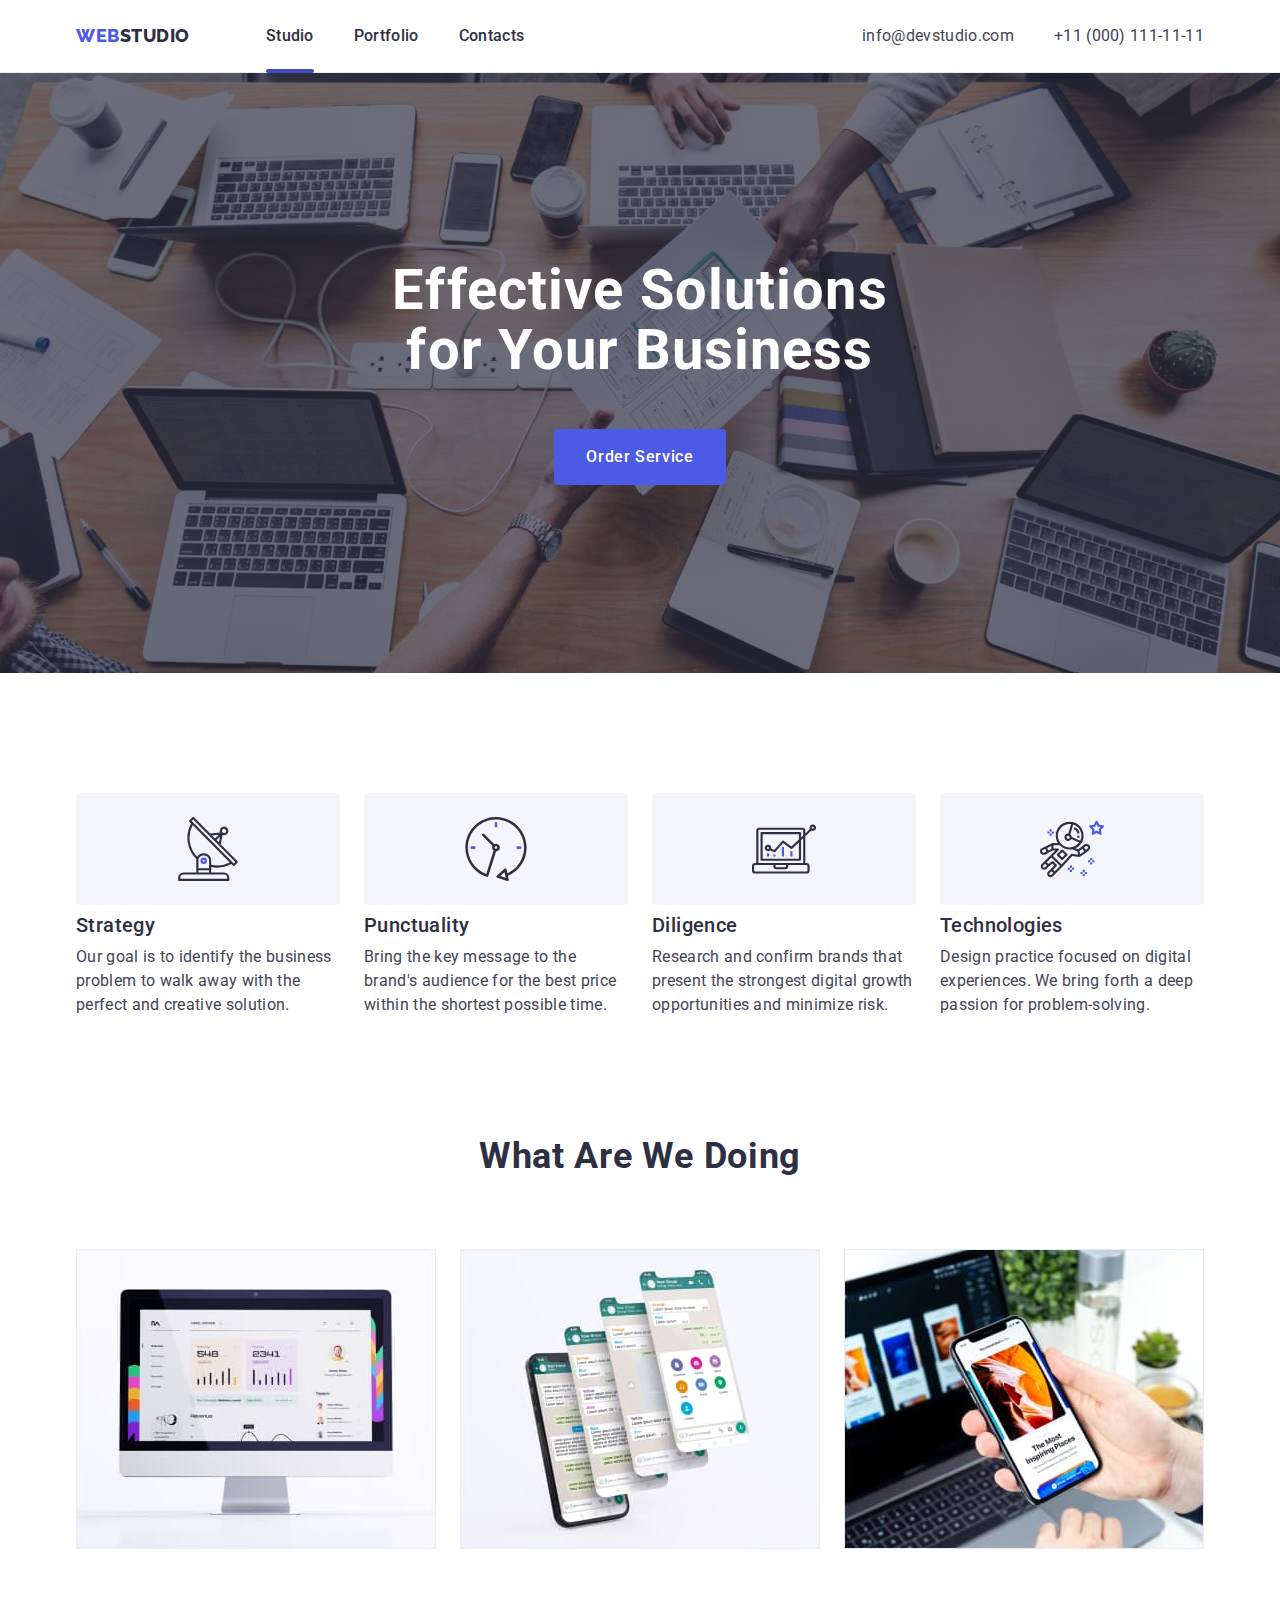
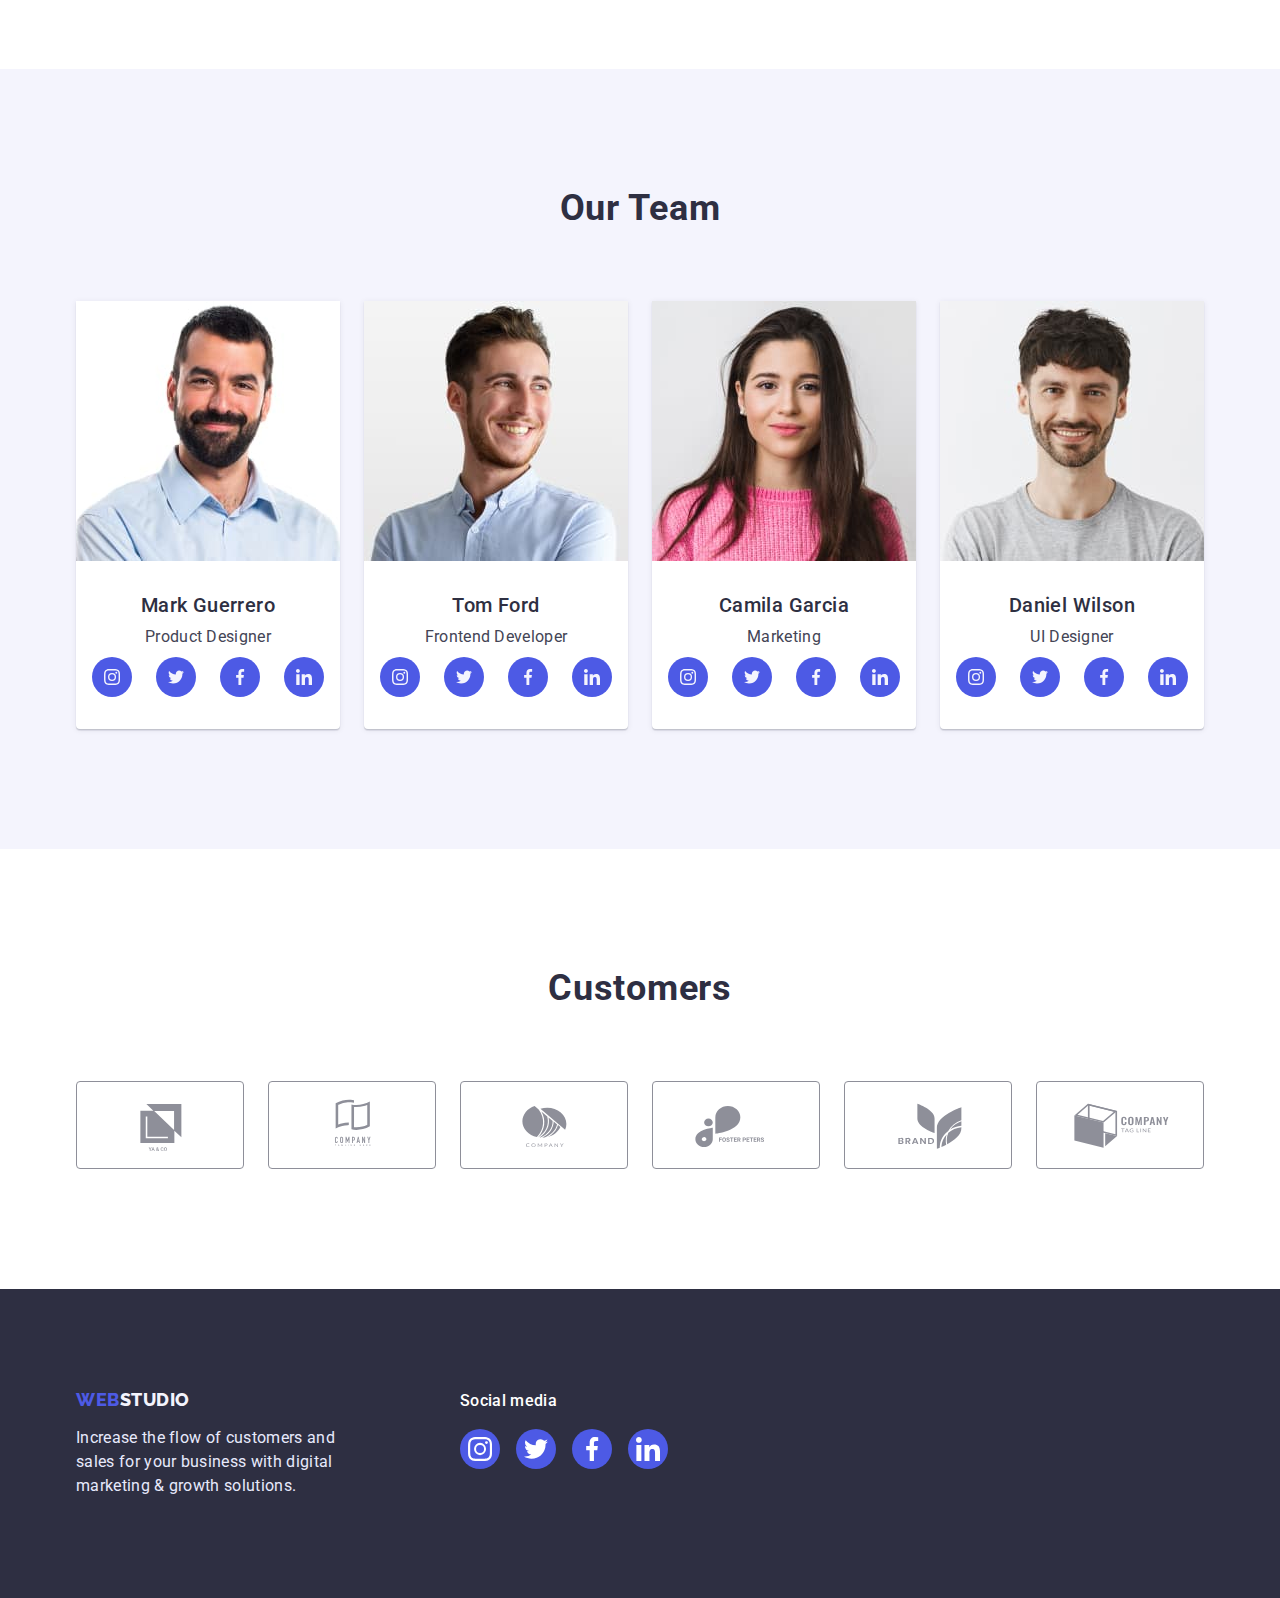
<file: index.html>
<!DOCTYPE html>
<html lang="en">
  <head>
    <meta charset="UTF-8" />
    <meta http-equiv="X-UA-Compatible" content="IE=edge" />
    <meta name="viewport" content="width=device-width, initial-scale=1.0" />
    <title>Webstudio</title>
    <link rel="preconnect" href="https://fonts.googleapis.com" />
    <link rel="preconnect" href="https://fonts.gstatic.com" crossorigin />
    <link
      href="https://fonts.googleapis.com/css2?family=Raleway:wght@800&family=Roboto:wght@400;500;700;900&display=swap"
      rel="stylesheet"
    />
    <link
      rel="stylesheet"
      href="https://cdnjs.cloudflare.com/ajax/libs/modern-normalize/1.1.0/modern-normalize.min.css"
    />
    <link rel="stylesheet" href="./css/styles.css" />
  </head>
  <body>
    <!-- Header -->
    <header class="page-header">
      <div class="container header-container">
        <nav class="page-header-nav">
          <a class="logo link" href="./index.html"
            >Web<span class="logo-part-header">Studio</span></a
          >
          <ul class="site-nav list">
            <li class="site-nav-item">
              <a class="site-nav-link current link" href="./index.html"
                >Studio</a
              >
            </li>
            <li class="site-nav-item">
              <a class="site-nav-link link" href="./portfolio.html"
                >Portfolio</a
              >
            </li>
            <li class="site-nav-item">
              <a class="site-nav-link link" href="">Contacts</a>
            </li>
          </ul>
        </nav>
        <address class="feedback">
          <ul class="contacts list">
            <li class="contacts-item">
              <a
                class="contacts-item-link link"
                href="mailto:info@devstudio.com"
                >info@devstudio.com</a
              >
            </li>
            <li class="contacts-item">
              <a class="contacts-item-link link" href="tel:+110001111111"
                >+11 (000) 111-11-11</a
              >
            </li>
          </ul>
        </address>
      </div>
    </header>
    <main>
      <!-- Hero -->
      <section class="hero">
        <div class="container hero-container">
          <h1 class="hero-title">Effective Solutions for Your Business</h1>
          <button class="hero-btn" data-modal-open type="button">
            Order Service
          </button>
        </div>
      </section>
      <!-- Skills -->
      <section class="skills section">
        <div class="container">
          <h2 class="skills-title hidden-title">Our Skills</h2>
          <ul class="skills-list list">
            <li class="skills-list-item antena">
              <div class="skills-img">
                <svg class="skills-icon">
                  <use href="./images/icons.svg#icon-antenna"></use>
                </svg>
              </div>
              <h3 class="skills-list-title block-title">Strategy</h3>
              <p class="skills-list-text main-text">
                Our goal is to identify the business problem to walk away with
                the perfect and creative solution.
              </p>
            </li>
            <li class="skills-list-item clock">
              <div class="skills-img">
                <svg class="skills-icon">
                  <use href="./images/icons.svg#icon-clock"></use>
                </svg>
              </div>
              <h3 class="skills-list-title block-title">Punctuality</h3>
              <p class="skills-list-text main-text">
                Bring the key message to the brand's audience for the best price
                within the shortest possible time.
              </p>
            </li>
            <li class="skills-list-item diagram">
              <div class="skills-img">
                <svg class="skills-icon">
                  <use href="./images/icons.svg#icon-diagram"></use>
                </svg>
              </div>
              <h3 class="skills-list-title block-title">Diligence</h3>
              <p class="skills-list-text main-text">
                Research and confirm brands that present the strongest digital
                growth opportunities and minimize risk.
              </p>
            </li>
            <li class="skills-list-item astronaut">
              <div class="skills-img">
                <svg class="skills-icon">
                  <use href="./images/icons.svg#icon-astronaut"></use>
                </svg>
              </div>
              <h3 class="skills-list-title block-title">Technologies</h3>
              <p class="skills-list-text main-text">
                Design practice focused on digital experiences. We bring forth a
                deep passion for problem-solving.
              </p>
            </li>
          </ul>
        </div>
      </section>
      <!-- Technologies -->
      <section class="technologies section">
        <div class="container">
          <h2 class="section-title techno-title">What are we doing</h2>
          <ul class="products-list list">
            <li class="products-item">
              <img
                src="./images/web-sites.jpg"
                alt="web-site on laptop"
                width="360"
              />
              <h3 class="hidden-title">Websites</h3>
            </li>
            <li class="products-item">
              <img src="./images/apps.jpg" alt="smartphone" width="360" />
              <h3 class="hidden-title">Apps</h3>
            </li>
            <li class="products-item">
              <img
                src="./images/interaction.jpg"
                alt="phone&laptop"
                width="360"
              />
              <h3 class="hidden-title">Design</h3>
            </li>
          </ul>
        </div>
      </section>
      <!-- Team -->
      <section class="team section">
        <div class="container team-container">
          <h2 class="section-title team-title">Our Team</h2>
          <ul class="team-list list">
            <li class="team-list-item">
              <img
                src="./images/team-card1.jpg"
                alt="smiling man"
                width="264"
              />
              <div class="team-item-descr">
                <h3 class="team-item-title block-title">Mark Guerrero</h3>
                <p class="team-item-text main-text">Product Designer</p>
                <ul class="team-contact-list list">
                  <li class="team-contact-item">
                    <a href="" class="team-contact-link link"
                      ><svg class="team-contact-icon icon">
                        <use
                          href="./images/icons.svg#icon-instagram-m"
                        ></use></svg
                    ></a>
                  </li>
                  <li class="team-contact-item">
                    <a href="" class="team-contact-link link"
                      ><svg class="team-contact-icon icon">
                        <use
                          href="./images/icons.svg#icon-twitter-m"
                        ></use></svg
                    ></a>
                  </li>
                  <li class="team-contact-item">
                    <a href="" class="team-contact-link link"
                      ><svg class="team-contact-icon icon">
                        <use
                          href="./images/icons.svg#icon-facebook-m"
                        ></use></svg
                    ></a>
                  </li>
                  <li class="team-contact-item">
                    <a href="" class="team-contact-link link"
                      ><svg class="team-contact-icon icon">
                        <use
                          href="./images/icons.svg#icon-linkedin-m"
                        ></use></svg
                    ></a>
                  </li>
                </ul>
              </div>
            </li>
            <li class="team-list-item">
              <img
                src="./images/team-card2.jpg"
                alt="smiling man"
                width="264"
              />
              <div class="team-item-descr">
                <h3 class="team-item-title block-title">Tom Ford</h3>
                <p class="team-item-text main-text">Frontend Developer</p>
                <ul class="team-contact-list list">
                  <li class="team-contact-item">
                    <a href="" class="team-contact-link link"
                      ><svg class="team-contact-icon icon">
                        <use
                          href="./images/icons.svg#icon-instagram-m"
                        ></use></svg
                    ></a>
                  </li>
                  <li class="team-contact-item">
                    <a href="" class="team-contact-link link"
                      ><svg class="team-contact-icon icon">
                        <use
                          href="./images/icons.svg#icon-twitter-m"
                        ></use></svg
                    ></a>
                  </li>
                  <li class="team-contact-item">
                    <a href="" class="team-contact-link link"
                      ><svg class="team-contact-icon icon">
                        <use
                          href="./images/icons.svg#icon-facebook-m"
                        ></use></svg
                    ></a>
                  </li>
                  <li class="team-contact-item">
                    <a href="" class="team-contact-link link"
                      ><svg class="team-contact-icon icon">
                        <use
                          href="./images/icons.svg#icon-linkedin-m"
                        ></use></svg
                    ></a>
                  </li>
                </ul>
              </div>
            </li>
            <li class="team-list-item">
              <img
                src="./images/team-card3.jpg"
                alt="smiling woman"
                width="264"
              />
              <div class="team-item-descr">
                <h3 class="team-item-title block-title">Camila Garcia</h3>
                <p class="team-item-text main-text">Marketing</p>
                <ul class="team-contact-list list">
                  <li class="team-contact-item">
                    <a href="" class="team-contact-link link"
                      ><svg class="team-contact-icon icon">
                        <use
                          href="./images/icons.svg#icon-instagram-m"
                        ></use></svg
                    ></a>
                  </li>
                  <li class="team-contact-item">
                    <a href="" class="team-contact-link link"
                      ><svg class="team-contact-icon icon">
                        <use
                          href="./images/icons.svg#icon-twitter-m"
                        ></use></svg
                    ></a>
                  </li>
                  <li class="team-contact-item">
                    <a href="" class="team-contact-link link"
                      ><svg class="team-contact-icon icon">
                        <use
                          href="./images/icons.svg#icon-facebook-m"
                        ></use></svg
                    ></a>
                  </li>
                  <li class="team-contact-item">
                    <a href="" class="team-contact-link link"
                      ><svg class="team-contact-icon icon">
                        <use
                          href="./images/icons.svg#icon-linkedin-m"
                        ></use></svg
                    ></a>
                  </li>
                </ul>
              </div>
            </li>
            <li class="team-list-item">
              <img
                src="./images/team-card4.jpg"
                alt="smiling man"
                width="264"
              />
              <div class="team-item-descr">
                <h3 class="team-item-title block-title">Daniel Wilson</h3>
                <p class="team-item-text main-text">UI Designer</p>
                <ul class="team-contact-list list">
                  <li class="team-contact-item">
                    <a href="" class="team-contact-link link"
                      ><svg class="team-contact-icon icon">
                        <use
                          href="./images/icons.svg#icon-instagram-m"
                        ></use></svg
                    ></a>
                  </li>
                  <li class="team-contact-item">
                    <a href="" class="team-contact-link link"
                      ><svg class="team-contact-icon icon">
                        <use
                          href="./images/icons.svg#icon-twitter-m"
                        ></use></svg
                    ></a>
                  </li>
                  <li class="team-contact-item">
                    <a href="" class="team-contact-link link"
                      ><svg class="team-contact-icon icon">
                        <use
                          href="./images/icons.svg#icon-facebook-m"
                        ></use></svg
                    ></a>
                  </li>
                  <li class="team-contact-item">
                    <a href="" class="team-contact-link link"
                      ><svg class="team-contact-icon icon">
                        <use
                          href="./images/icons.svg#icon-linkedin-m"
                        ></use></svg
                    ></a>
                  </li>
                </ul>
              </div>
            </li>
          </ul>
        </div>
      </section>
      <!-- Customers -->
      <section class="customers section">
        <div class="container">
          <h2 class="section-title customers-title">Customers</h2>
          <ul class="customers-list list">
            <li class="customer">
              <a href="" class="customer-link link"
                ><svg class="customer-icon icon">
                  <use href="./images/icons.svg#icon-brand1"></use></svg
              ></a>
            </li>
            <li class="customer">
              <a href="" class="customer-link link"
                ><svg class="customer-icon icon">
                  <use href="./images/icons.svg#icon-brand2"></use></svg
              ></a>
            </li>
            <li class="customer">
              <a href="" class="customer-link link"
                ><svg class="customer-icon icon">
                  <use href="./images/icons.svg#icon-brand3"></use></svg
              ></a>
            </li>
            <li class="customer">
              <a href="" class="customer-link link"
                ><svg class="customer-icon icon">
                  <use href="./images/icons.svg#icon-brand4"></use></svg
              ></a>
            </li>
            <li class="customer">
              <a href="" class="customer-link link"
                ><svg class="customer-icon icon">
                  <use href="./images/icons.svg#icon-brand5"></use></svg
              ></a>
            </li>
            <li class="customer">
              <a href="" class="customer-link link"
                ><svg class="customer-icon icon">
                  <use href="./images/icons.svg#icon-brand6"></use></svg
              ></a>
            </li>
          </ul>
        </div>
      </section>
    </main>
    <!-- Footer -->
    <footer class="business-card">
      <div class="container footer-container">
        <div class="logo-slogan">
          <a href="./index.html" class="logo link"
            >Web<span class="logo-part-footer">Studio</span></a
          >
          <p class="business-card-text main-text">
            Increase the flow of customers and sales for your business with
            digital marketing & growth solutions.
          </p>
        </div>
        <div class="company-media">
          <p class="media-name main-text">Social media</p>
          <ul class="company-media-list list">
            <li class="company-media-item">
              <a href="" class="company-media-link link"
                ><svg class="company-media-icon icon">
                  <use href="./images/icons.svg#icon-instagram-m"></use></svg
              ></a>
            </li>
            <li class="company-media-item">
              <a href="" class="company-media-link link"
                ><svg class="company-media-icon icon">
                  <use href="./images/icons.svg#icon-twitter-m"></use></svg
              ></a>
            </li>
            <li class="company-media-item">
              <a href="" class="company-media-link link"
                ><svg class="company-media-icon icon">
                  <use href="./images/icons.svg#icon-facebook-m"></use></svg
              ></a>
            </li>
            <li class="company-media-item">
              <a href="" class="company-media-link link"
                ><svg class="company-media-icon icon">
                  <use href="./images/icons.svg#icon-linkedin-m"></use></svg
              ></a>
            </li>
          </ul>
        </div>
      </div>
    </footer>
    <div class="backdrop is-hidden" data-modal>
      <div class="modal">
        <button data-modal-close type="button" class="modal-end">
          <svg class="modal-close">
            <use href="./images/icons.svg#icon-modal-close"></use>
          </svg>
        </button>
      </div>
    </div>
    <script src="./js/modal.js"></script>
  </body>
</html>
</file>
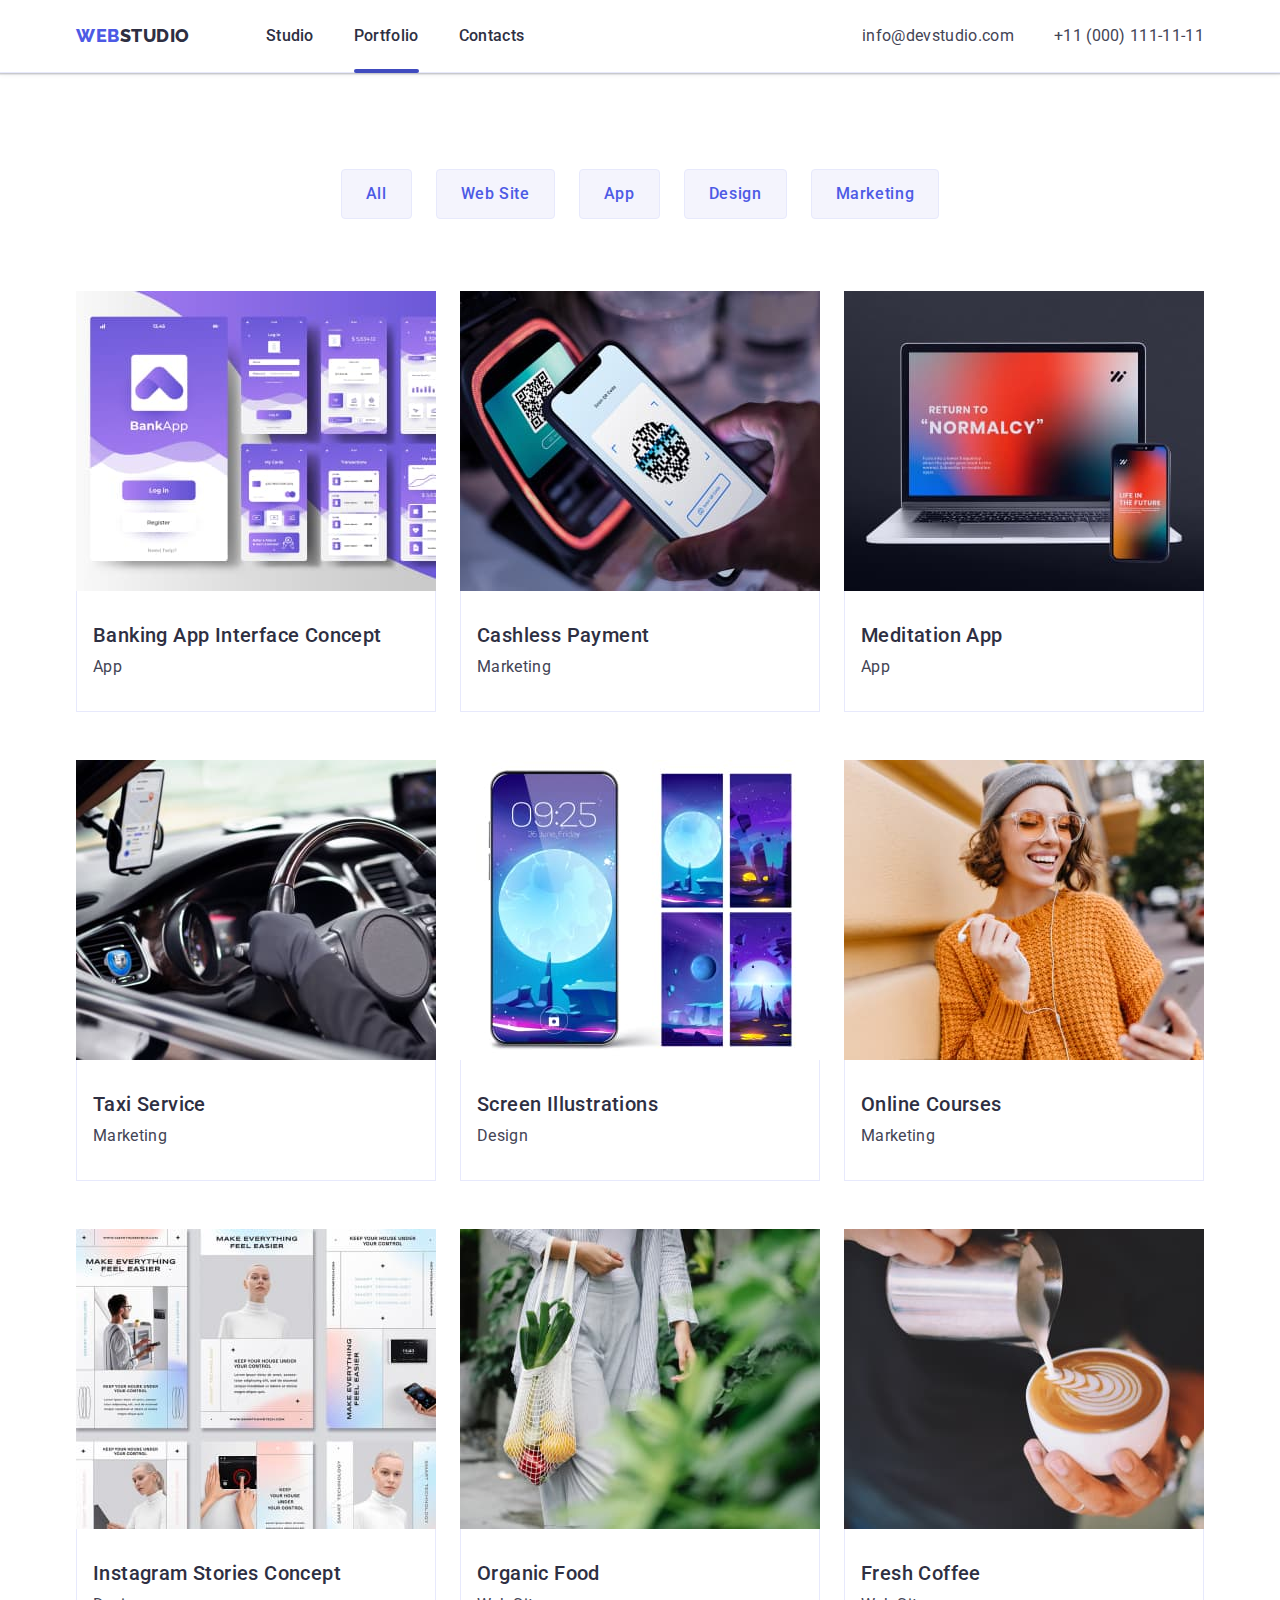
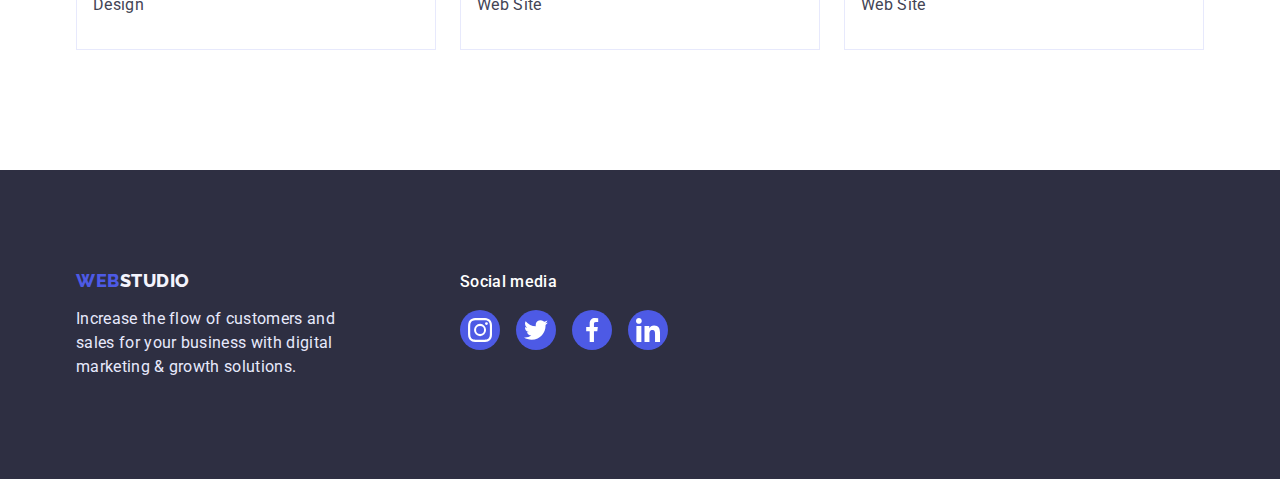
<file: portfolio.html>
<!DOCTYPE html>
<html lang="en">
  <head>
    <meta charset="UTF-8" />
    <meta http-equiv="X-UA-Compatible" content="IE=edge" />
    <meta name="viewport" content="width=device-width, initial-scale=1.0" />
    <title>Portfolio</title>
    <link rel="preconnect" href="https://fonts.googleapis.com" />
    <link rel="preconnect" href="https://fonts.gstatic.com" crossorigin />
    <link
      href="https://fonts.googleapis.com/css2?family=Raleway:wght@800&family=Roboto:wght@400;500;700;900&display=swap"
      rel="stylesheet"
    />
    <link
      rel="stylesheet"
      href="https://cdnjs.cloudflare.com/ajax/libs/modern-normalize/1.1.0/modern-normalize.min.css"
    />
    <link rel="stylesheet" href="./css/styles.css" />
  </head>
  <body>
    <!-- Header -->
    <header class="page-header">
      <div class="container header-container">
        <nav class="page-header-nav">
          <a class="logo link" href="./index.html"
            >Web<span class="logo-part-header">Studio</span></a
          >
          <ul class="site-nav list">
            <li class="site-nav-item">
              <a class="site-nav-link link" href="./index.html">Studio</a>
            </li>
            <li class="site-nav-item">
              <a class="site-nav-link current link" href="./portfolio.html"
                >Portfolio</a
              >
            </li>
            <li class="site-nav-item">
              <a class="site-nav-link link" href="">Contacts</a>
            </li>
          </ul>
        </nav>
        <address class="feedback">
          <ul class="contacts list">
            <li class="contacts-item">
              <a
                class="contacts-item-link link"
                href="mailto:info@devstudio.com"
                >info@devstudio.com</a
              >
            </li>
            <li class="contacts-item">
              <a class="contacts-item-link link" href="tel:+110001111111"
                >+11 (000) 111-11-11</a
              >
            </li>
          </ul>
        </address>
      </div>
    </header>
    <main>
      <!-- Main -->
      <section class="examples">
        <div class="container">
          <h1 class="examples-title hidden-title">Portfolio</h1>
          <!-- Filter -->
          <ul class="filter-list list">
            <li><button class="filter-nav" type="button">All</button></li>
            <li>
              <button class="filter-nav" type="button">Web Site</button>
            </li>
            <li><button class="filter-nav" type="button">App</button></li>
            <li><button class="filter-nav" type="button">Design</button></li>
            <li>
              <button class="filter-nav" type="button">Marketing</button>
            </li>
          </ul>
          <!-- Portfolio -->
          <ul class="portfolio-list list">
            <li class="portfolio-item">
              <a class="porfolio-link link" href="">
                <div class="portfolio-card-wrap">
                  <img
                    class="portfolio-card"
                    src="./images/portfolio/BankingApp.jpg"
                    alt="bank app's phone screens"
                    width="360"
                  />
                  <p class="portfolio-cover-text main-text">
                    14 Stylish and User-Friendly App Design Concepts · Task
                    Manager App · Calorie Tracker App · Exotic Fruit Ecommerce
                    App · Cloud Storage App
                  </p>
                </div>
                <div class="portfolio-item-descr">
                  <h2 class="portfolio-item-title block-title">
                    Banking App Interface Concept
                  </h2>
                  <p class="portfolio-item-text main-text">App</p>
                </div>
              </a>
            </li>
            <li class="portfolio-item">
              <a class="porfolio-link link" href="">
                <div class="portfolio-card-wrap">
                  <img
                    class="portfolio-card"
                    src="./images/portfolio/CashlessPayment.jpg"
                    alt="smartphone in the hand"
                    width="360"
                  />
                  <p class="portfolio-cover-text main-text">
                    14 Stylish and User-Friendly App Design Concepts · Task
                    Manager App · Calorie Tracker App · Exotic Fruit Ecommerce
                    App · Cloud Storage App
                  </p>
                </div>
                <div class="portfolio-item-descr">
                  <h2 class="portfolio-item-title block-title">
                    Cashless Payment
                  </h2>
                  <p class="portfolio-item-text main-text">Marketing</p>
                </div></a
              >
            </li>
            <li class="portfolio-item">
              <a class="porfolio-link link" href="">
                <div class="portfolio-card-wrap">
                  <img
                    class="portfolio-card"
                    src="./images/portfolio/MeditaionApp.jpg"
                    alt="laptop and smartphone"
                    width="360"
                  />
                  <p class="portfolio-cover-text main-text">
                    14 Stylish and User-Friendly App Design Concepts · Task
                    Manager App · Calorie Tracker App · Exotic Fruit Ecommerce
                    App · Cloud Storage App
                  </p>
                </div>
                <div class="portfolio-item-descr">
                  <h2 class="portfolio-item-title block-title">
                    Meditation App
                  </h2>
                  <p class="portfolio-item-text main-text">App</p>
                </div></a
              >
            </li>
            <li class="portfolio-item">
              <a class="porfolio-link link" href="">
                <div class="portfolio-card-wrap">
                  <img
                    class="portfolio-card"
                    src="./images/portfolio/TaxiService.jpg"
                    alt="taxi driver in a car"
                    width="360"
                  />
                  <p class="portfolio-cover-text main-text">
                    14 Stylish and User-Friendly App Design Concepts · Task
                    Manager App · Calorie Tracker App · Exotic Fruit Ecommerce
                    App · Cloud Storage App
                  </p>
                </div>
                <div class="portfolio-item-descr">
                  <h2 class="portfolio-item-title block-title">Taxi Service</h2>
                  <p class="portfolio-item-text main-text">Marketing</p>
                </div></a
              >
            </li>
            <li class="portfolio-item">
              <a class="porfolio-link link" href="">
                <div class="portfolio-card-wrap">
                  <img
                    class="portfolio-card"
                    src="./images/portfolio/ScreenIllustrations.jpg"
                    alt="smartphone's screen examples"
                    width="360"
                  />
                  <p class="portfolio-cover-text main-text">
                    14 Stylish and User-Friendly App Design Concepts · Task
                    Manager App · Calorie Tracker App · Exotic Fruit Ecommerce
                    App · Cloud Storage App
                  </p>
                </div>
                <div class="portfolio-item-descr">
                  <h2 class="portfolio-item-title block-title">
                    Screen Illustrations
                  </h2>
                  <p class="portfolio-item-text main-text">Design</p>
                </div></a
              >
            </li>
            <li class="portfolio-item">
              <a class="porfolio-link link" href="">
                <div class="portfolio-card-wrap">
                  <img
                    class="portfolio-card"
                    src="./images/portfolio/OnlineCourses.jpg"
                    alt="smiling women with smartphone"
                    width="360"
                  />
                  <p class="portfolio-cover-text main-text">
                    14 Stylish and User-Friendly App Design Concepts · Task
                    Manager App · Calorie Tracker App · Exotic Fruit Ecommerce
                    App · Cloud Storage App
                  </p>
                </div>
                <div class="portfolio-item-descr">
                  <h2 class="portfolio-item-title block-title">
                    Online Courses
                  </h2>
                  <p class="portfolio-item-text main-text">Marketing</p>
                </div></a
              >
            </li>
            <li class="portfolio-item">
              <a class="porfolio-link link" href="">
                <div class="portfolio-card-wrap">
                  <img
                    class="portfolio-card"
                    src="./images/portfolio/InstagramStories.jpg"
                    alt="smart home app examples"
                    width="360"
                  />
                  <p class="portfolio-cover-text main-text">
                    14 Stylish and User-Friendly App Design Concepts · Task
                    Manager App · Calorie Tracker App · Exotic Fruit Ecommerce
                    App · Cloud Storage App
                  </p>
                </div>
                <div class="portfolio-item-descr">
                  <h2 class="portfolio-item-title block-title">
                    Instagram Stories Concept
                  </h2>
                  <p class="portfolio-item-text main-text">Design</p>
                </div></a
              >
            </li>
            <li class="portfolio-item">
              <a class="porfolio-link link" href="">
                <div class="portfolio-card-wrap">
                  <img
                    class="portfolio-card"
                    src="./images/portfolio/OrganicFood.jpg"
                    alt="bag with food on the arm"
                    width="360"
                  />
                  <p class="portfolio-cover-text main-text">
                    14 Stylish and User-Friendly App Design Concepts · Task
                    Manager App · Calorie Tracker App · Exotic Fruit Ecommerce
                    App · Cloud Storage App
                  </p>
                </div>
                <div class="portfolio-item-descr">
                  <h2 class="portfolio-item-title block-title">Organic Food</h2>
                  <p class="portfolio-item-text main-text">Web Site</p>
                </div></a
              >
            </li>
            <li class="portfolio-item">
              <a class="porfolio-link link" href="">
                <div class="portfolio-card-wrap">
                  <img
                    class="portfolio-card"
                    src="./images/portfolio/FreshCoffee.jpg"
                    alt="capuchino making"
                    width="360"
                  />
                  <p class="portfolio-cover-text main-text">
                    14 Stylish and User-Friendly App Design Concepts · Task
                    Manager App · Calorie Tracker App · Exotic Fruit Ecommerce
                    App · Cloud Storage App
                  </p>
                </div>
                <div class="portfolio-item-descr">
                  <h2 class="portfolio-item-title block-title">Fresh Coffee</h2>
                  <p class="portfolio-item-text main-text">Web Site</p>
                </div></a
              >
            </li>
          </ul>
        </div>
      </section>
    </main>
    <!-- Footer -->
    <footer class="business-card">
      <div class="container footer-container">
        <div class="logo-slogan">
          <a href="./index.html" class="logo link"
            >Web<span class="logo-part-footer">Studio</span></a
          >
          <p class="business-card-text main-text">
            Increase the flow of customers and sales for your business with
            digital marketing & growth solutions.
          </p>
        </div>
        <div class="company-media">
          <p class="media-name main-text">Social media</p>
          <ul class="company-media-list list">
            <li class="company-media-item">
              <a href="" class="company-media-link link"
                ><svg class="company-media-icon icon">
                  <use href="./images/icons.svg#icon-instagram-m"></use></svg
              ></a>
            </li>
            <li class="company-media-item">
              <a href="" class="company-media-link link"
                ><svg class="company-media-icon icon">
                  <use href="./images/icons.svg#icon-twitter-m"></use></svg
              ></a>
            </li>
            <li class="company-media-item">
              <a href="" class="company-media-link link"
                ><svg class="company-media-icon icon">
                  <use href="./images/icons.svg#icon-facebook-m"></use></svg
              ></a>
            </li>
            <li class="company-media-item">
              <a href="" class="company-media-link link"
                ><svg class="company-media-icon icon">
                  <use href="./images/icons.svg#icon-linkedin-m"></use></svg
              ></a>
            </li>
          </ul>
        </div>
      </div>
    </footer>
  </body>
</html>
</file>
<file: css/styles.css>
:root {
  --primary-text-color: #434455;
  --headers-text-color: #2e2f42;
  --footer-main-text-color: #e7e9fc;
  --active-color: #4d5ae5;
  --btn-active-color: #404bbf;
  --primary-white-color: #ffffff;
  --btns-color: #f4f4fd;
  --customers-color-grey: #8e8f99;
  --accent-green: #31d0aa;
  --backdrop-background: rgba(46, 47, 66, 0.4);
  --modal-background: #fcfcfc;
}

body {
  color: var(--primary-text-color);
  font-family: "Roboto", sans-serif;
  background-color: var(--primary-white-color);
}

/* Reset */
p,
h1,
h2,
h3,
h4,
h5,
h6,
ul {
  margin: 0;
  padding: 0;
}

img {
  display: block;
  max-width: 100%;
  height: auto;
}

button {
  font-family: inherit;
}

a:focus,
button:focus {
  outline-color: var(--btn-active-color);
}

.link {
  text-decoration: none;
}

.list {
  padding: 0;
  margin: 0;
  list-style: none;
}

.container {
  margin: 0 auto;
  padding: 0 15px;
  max-width: 1158px;
  /* outline: 2px solid tomato; */
}

.section {
  padding: 120px 0;
}

.hidden-title {
  position: absolute;
  width: 1px;
  height: 1px;
  margin: -1px;
  border: 0;
  padding: 0;
  white-space: nowrap;
  clip-path: inset(100%);
  clip: rect(0 0 0 0);
  overflow: hidden;
}

/* Header */

.page-header {
  border-bottom: 1px solid var(--footer-main-text-color);
  box-shadow: 0px 2px 1px rgba(46, 47, 66, 0.08),
    0px 1px 1px rgba(46, 47, 66, 0.16), 0px 1px 6px rgba(46, 47, 66, 0.08);
}

.header-container {
  display: flex;
  /* або можливо через margin-right: auto  */
  justify-content: space-between;
  align-items: center;
}

.page-header-nav {
  display: flex;
  align-items: center;
  /* margin-right: auto; */
}

.site-nav {
  display: flex;
  gap: 40px;
  margin-left: 76px;
}

.contacts {
  display: flex;
  gap: 40px;
}

.logo {
  font-family: "Raleway", sans-serif;
  font-weight: 800;
  font-size: 18px;
  line-height: 1.17;
  letter-spacing: 0.03em;
  text-transform: uppercase;
  color: var(--active-color);
}
.logo-part-header {
  color: var(--headers-text-color);
}

.site-nav-link.current {
  position: relative;
}

.site-nav-link.current::after {
  content: "";
  position: absolute;
  left: 0;
  bottom: -1px;
  /* margin-top: 45px; */
  /* top: 100%; */
  width: 100%;
  height: 4px;
  background-color: var(--btn-active-color);
  border-radius: 2px;
}

.site-nav-link {
  display: block;
  padding-top: 24px;
  padding-bottom: 24px;
  font-weight: 500;
  font-size: 16px;
  line-height: 1.5;
  letter-spacing: 0.02em;
  color: var(--headers-text-color);
  transition: color 250ms cubic-bezier(0.4, 0, 0.2, 1);
}
.site-nav-link:hover,
.site-nav-link:focus {
  color: var(--btn-active-color);
}

.feedback {
  display: flex;
  font-style: normal;
  /* align-items: center; */
}

.contacts-item-link {
  padding-top: 24px;
  padding-bottom: 24px;
  font-weight: 400;
  font-size: 16px;
  line-height: 1.5;
  letter-spacing: 0.02em;
  color: var(--primary-text-color);
  transition: color 250ms cubic-bezier(0.4, 0, 0.2, 1);
}

.contacts-item-link:hover,
.contacts-item-link:focus {
  color: var(--btn-active-color);
}

/* Main */
/* Hero */

.hero-container {
  padding: 188px 0;
  text-align: center;
  background-color: var(--headers-text-color);
  height: 600px;
  max-width: 1440px;
  background-image: linear-gradient(
      rgba(46, 47, 66, 0.7),
      rgba(46, 47, 66, 0.7)
    ),
    url(../images/hero-bg.jpg);
  background-repeat: no-repeat;
  background-position: center;
  background-size: cover;
}

.hero-title {
  max-width: 496px;
  margin: 0 auto;
  font-weight: 700;
  font-size: 56px;
  line-height: 1.07;
  letter-spacing: 0.02em;
  color: var(--primary-white-color);
}

.hero-btn {
  border: none;
  padding: 16px 32px;
  border-radius: 4px;
  display: inline-block;
  margin: 48px auto 0;
  min-width: 169px;
  font-weight: 500;
  font-size: 16px;
  line-height: 1.5;
  /* align-items: center; */
  letter-spacing: 0.04em;
  color: var(--primary-white-color);
  cursor: pointer;
  background-color: var(--active-color);
  transition: background-color 250ms cubic-bezier(0.4, 0, 0.2, 1);
}

.hero-btn:hover,
.hero-btn:focus {
  background-color: var(--btn-active-color);
}

/* Skills */

.skills {
  padding-bottom: 0;
}

.skills-list {
  display: flex;
  gap: 24px;
  flex-wrap: wrap;
}

.skills-list-title {
  margin-top: 8px;
}
/* 
.antena::before {
  background-image: url(../images/css/antenna.svg);
}
.clock::before {
  background-image: url(../images/css/clock.svg);
}
.diagram::before {
  background-image: url(../images/css/diagram.svg);
}
.astronaut::before {
  background-image: url(../images/css/astronaut.svg);
}

.skills-list-item::before {
  display: block;
  content: "";
  height: 112px;
  background-color: var(--btns-color);
  border-radius: 4px;
  background-size: 64px;
  background-repeat: no-repeat;
  background-position: center;
} */

.skills-img {
  display: flex;
  height: 112px;
  background-color: var(--btns-color);
  border-radius: 4px;
  align-items: center;
  justify-content: center;
}

.skills-icon {
  width: 64px;
  height: 64px;
}

.skills-list-item {
  flex-basis: calc((100% - 72px) / 4);
}

.skills-list-text {
  margin-top: 8px;
}

.section-title {
  font-weight: 700;
  font-size: 36px;
  line-height: 1.11;
  text-align: center;
  letter-spacing: 0.02em;
  text-transform: capitalize;
  color: var(--headers-text-color);
}

/* Technologies */

.products-item {
  flex-basis: calc((100% - 48px) / 3);
}

.products-list {
  display: flex;
  gap: 24px;
  margin-top: 72px;
}

.block-title {
  font-weight: 500;
  font-size: 20px;
  line-height: 1.2;
  letter-spacing: 0.02em;
  color: var(--headers-text-color);
}

.main-text {
  font-weight: 400;
  font-size: 16px;
  line-height: 1.5;
  letter-spacing: 0.02em;
}

/* Team */

.team-contact-list {
  display: flex;
  justify-content: center;
  margin-top: 8px;
  gap: 24px;
  flex-wrap: wrap;
}

.team-contact-item {
  width: 40px;
  height: 40px;
}

.team-contact-link {
  width: 100%;
  height: 100%;
  display: flex;
  border-radius: 50%;
  background-color: var(--active-color);
  color: var(--btns-color);
  align-items: center;
  justify-content: center;
  transition: background-color 250ms cubic-bezier(0.4, 0, 0.2, 1);
}

.team-contact-icon {
  width: 16px;
  height: 16px;
  fill: currentColor;
}

.team-contact-link:hover,
.team-contact-link:focus {
  background-color: var(--btn-active-color);
}

.team-item-descr {
  padding: 32px 16px;
  text-align: center;
}

.team-list {
  display: flex;
  gap: 24px;
  margin-top: 72px;
  flex-wrap: wrap;
}

.team-item-title {
  text-align: center;
}

.team-item-text {
  text-align: center;
  margin-top: 8px;
}

.team {
  background-color: var(--btns-color);
}
.team-list-item {
  flex-basis: calc((100% - 72px) / 4);
  background-color: var(--primary-white-color);
  border-radius: 0px 0px 4px 4px;
  box-shadow: 0px 1px 6px rgba(46, 47, 66, 0.08),
    0px 1px 1px rgba(46, 47, 66, 0.16), 0px 2px 1px rgba(46, 47, 66, 0.08);
}

/* Customers */

.customers-list {
  display: flex;
  flex-wrap: wrap;
  gap: 24px;
  margin-top: 72px;
}

.customer {
  /* width: 168px; */
  flex-basis: calc((100% - 24px * 5) / 6);
}

.customer-link {
  border: 1px solid;
  color: var(--customers-color-grey);
  border-radius: 4px;
  align-items: center;
  justify-content: center;
  display: flex;
  height: 88px;
  transition: color 250ms cubic-bezier(0.4, 0, 0.2, 1);
}

.customer-link:hover,
.customer-link:focus {
  color: var(--btn-active-color);
  border: 1px solid var(--btn-active-color);
}

.customer-icon {
  fill: currentColor;
  height: 56px;
  width: 104px;
}

/* Footer */

.footer-container {
  display: flex;
}

.logo-slogan {
  margin-right: 120px;
}

.media-name {
  font-weight: 500;
  color: var(--primary-white-color);
}

.company-media-list {
  display: flex;
  margin-top: 16px;
  gap: 16px;
  flex-wrap: wrap;
}

.company-media-item {
  width: 40px;
  height: 40px;
}

.company-media-link {
  width: 100%;
  height: 100%;
  display: flex;
  border-radius: 50%;
  background-color: var(--active-color);
  align-items: center;
  justify-content: center;
  color: var(--primary-white-color);
  transition: background-color 250ms cubic-bezier(0.4, 0, 0.2, 1);
}

.company-media-icon {
  width: 24px;
  height: 24px;
  fill: currentColor;
}

.company-media-link:hover,
.company-media-link:focus {
  background-color: var(--accent-green);
}

.business-card {
  background-color: var(--headers-text-color);
  padding: 100px 0;
}

.business-card-text {
  max-width: 264px;
  color: var(--footer-main-text-color);
  margin: 16px 0 0 0;
}

.logo-part-footer {
  color: var(--btns-color);
}

/* Portfolio */
/* Filter */

.examples {
  padding: 96px 0 120px;
}

.filter-list {
  display: flex;
  justify-content: center;
  gap: 24px;
  flex-wrap: wrap;
  /* margin-bottom: 72px; */
}

.filter-nav {
  padding: 12px 24px;
  border: 1px solid var(--footer-main-text-color);
  border-radius: 4px;
  font-family: inherit;
  background-color: var(--btns-color);
  font-weight: 500;
  font-size: 16px;
  line-height: 1.5;
  display: flex;
  align-items: center;
  text-align: center;
  letter-spacing: 0.04em;
  color: var(--active-color);
  cursor: pointer;
  /* transition: var(--transition-main); */
  transition: background-color 250ms cubic-bezier(0.4, 0, 0.2, 1);
}

.filter-nav:hover,
.filter-nav:focus {
  background-color: var(--btn-active-color);
  color: var(--primary-white-color);
  border: 1px solid var(--btn-active-color);
  box-shadow: 0px 3px 1px rgba(0, 0, 0, 0.1), 0px 2px 1px rgba(0, 0, 0, 0.08),
    0px 2px 2px rgba(0, 0, 0, 0.12);
}

/* Porfolio items */

.portfolio-item {
  flex-basis: calc((100% - 48px) / 3);
}

.portfolio-item:hover .portfolio-cover-text {
  transform: translateY(0);
}

.portfolio-card-wrap {
  position: relative;
  overflow: hidden;
}

.portfolio-cover-text {
  position: absolute;
  top: 0;
  left: 0;
  width: 100%;
  height: 100%;
  padding: 40px 32px;
  background-color: var(--active-color);
  color: var(--btns-color);
  transform: translateY(100%);
  transition: transform 250ms cubic-bezier(0.4, 0, 0.2, 1);
  overflow-y: auto;
}

.portfolio-item:hover,
.portfolio-item:focus {
  box-shadow: 0px 1px 6px rgba(46, 47, 66, 0.08),
    0px 1px 1px rgba(46, 47, 66, 0.16), 0px 2px 1px rgba(46, 47, 66, 0.08);
}

.portfolio-item-descr {
  padding: 32px 16px;
  border: 1px solid var(--footer-main-text-color);
  border-top: 0;
}

.portfolio-list {
  display: flex;
  flex-wrap: wrap;
  row-gap: 48px;
  column-gap: 24px;
  margin-top: 72px;
}

.portfolio-item-text {
  margin-top: 8px;
  color: var(--primary-text-color);
  background-color: var(--primary-white-color);
}

/* Modal window & Backdrop */

.backdrop {
  position: fixed;
  top: 0;
  left: 0;
  width: 100%;
  height: 100%;
  background-color: var(--backdrop-background);
  opacity: 1;
  transition: opacity 250ms cubic-bezier(0.4, 0, 0.2, 1),
    visibility 250ms cubic-bezier(0.4, 0, 0.2, 1);
}

.backdrop.is-hidden .modal {
  transform: translate(-50%, -50%) scaleX(1.3);
}

.backdrop.is-hidden {
  opacity: 0;
  visibility: hidden;
  pointer-events: none;
}

.modal {
  position: absolute;
  top: 50%;
  left: 50%;
  transform: translate(-50%, -50%) scaleX(1);
  transition: transform 250ms cubic-bezier(0.4, 0, 0.2, 1);
  width: 100%;
  height: 100%;
  max-width: 408px;
  max-height: 576px;
  background-color: var(--modal-background);
  box-shadow: 0px 1px 1px rgba(0, 0, 0, 0.14), 0px 1px 3px rgba(0, 0, 0, 0.12),
    0px 2px 1px rgba(0, 0, 0, 0.2);
  border-radius: 4px;
  padding: 24px;
}

.modal-end {
  display: flex;
  margin-left: auto;
  justify-content: center;
  align-items: center;
  width: 24px;
  height: 24px;
  border-radius: 50%;
  border: 1px solid rgba(0, 0, 0, 0.1);
  color: var(--footer-main-text-color);
  cursor: pointer;
}

.modal-close {
  width: 8px;
  height: 8px;
  fill: var(--headers-text-color);
}

.no-scroll {
  overflow: hidden;
}
</file>
